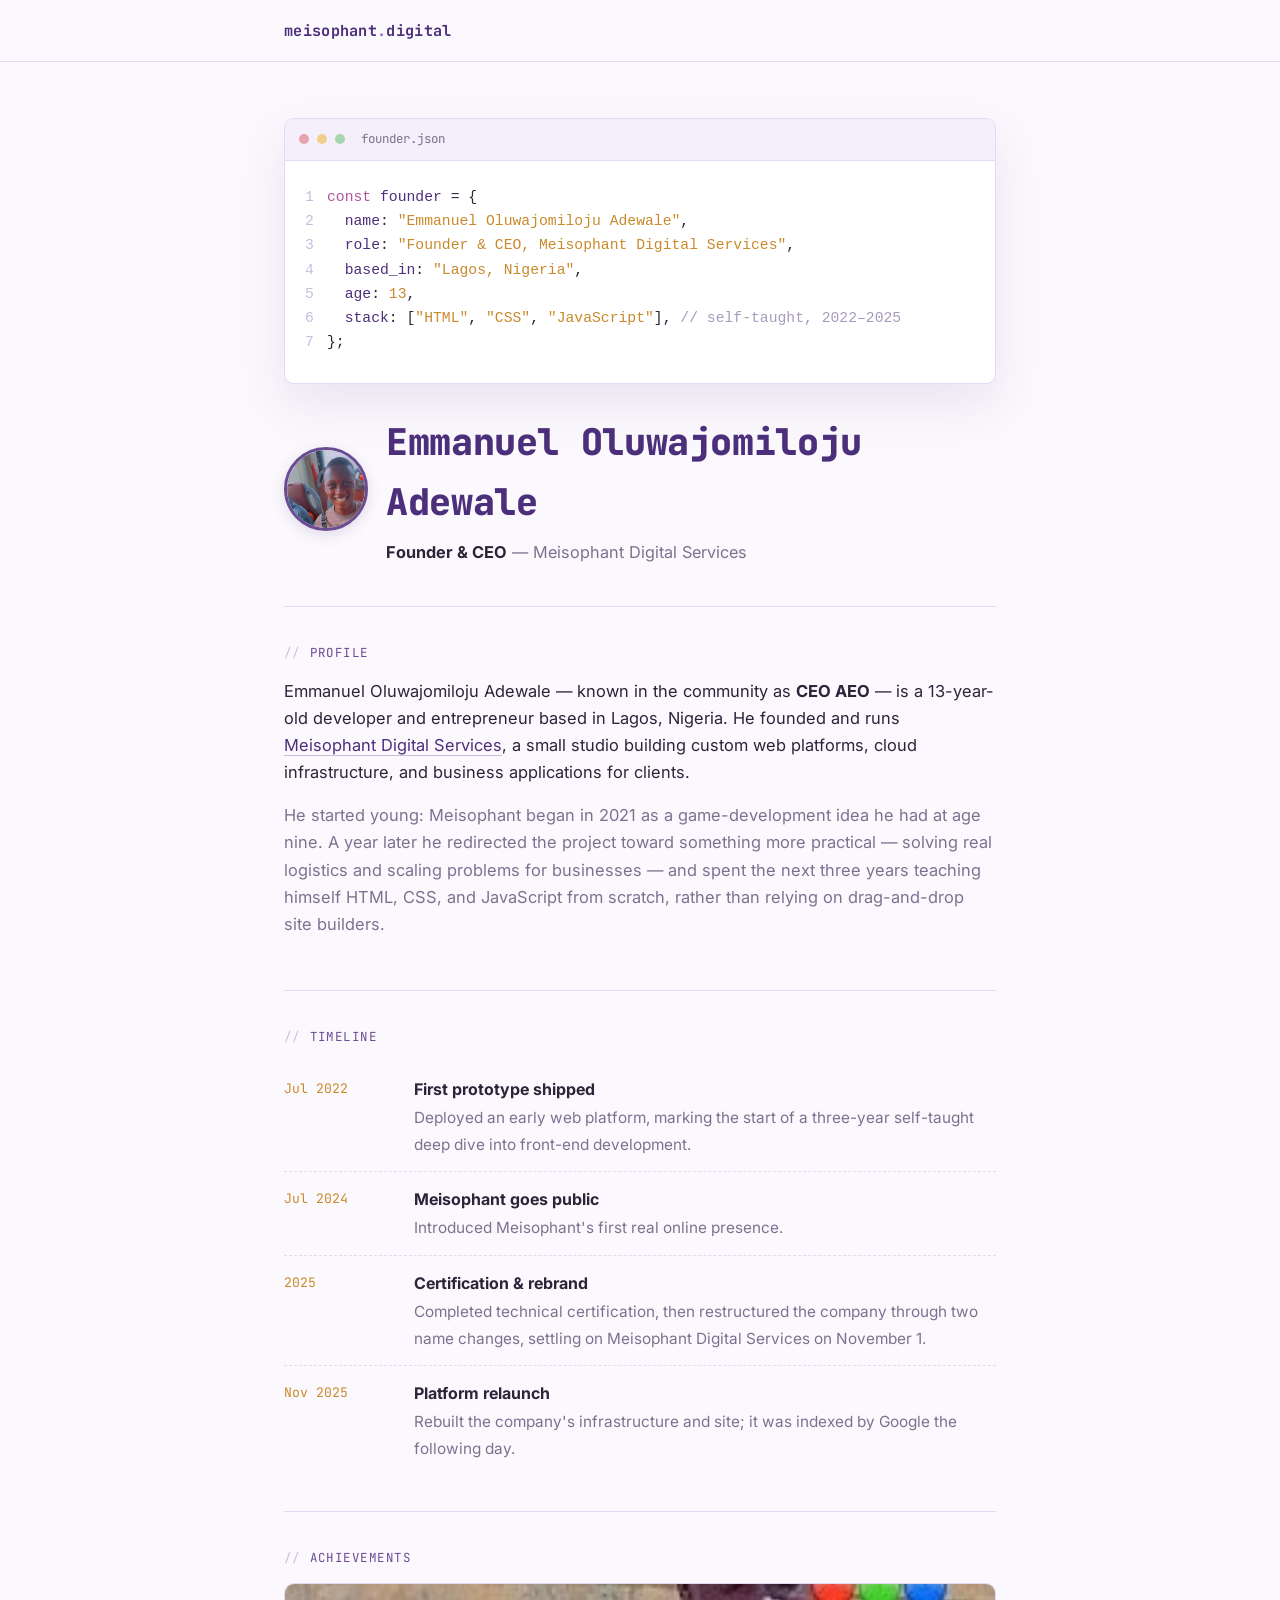
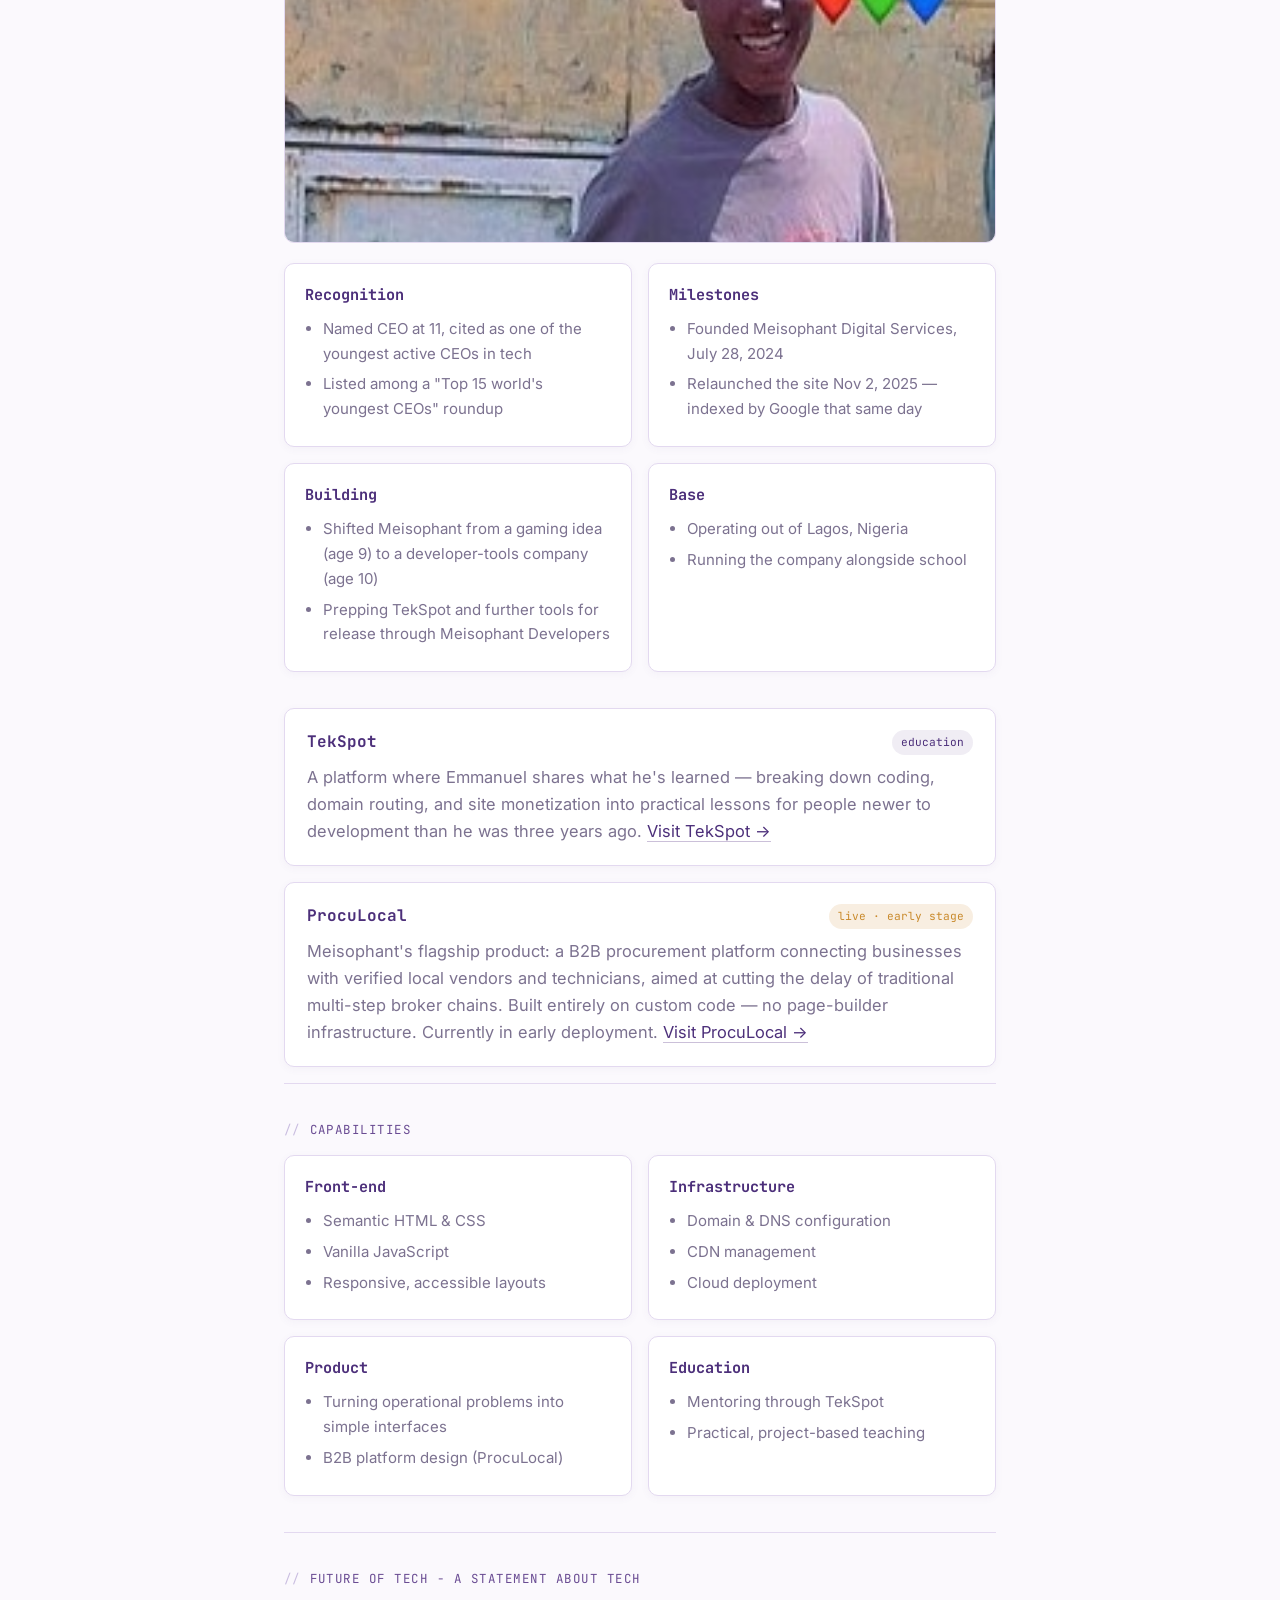
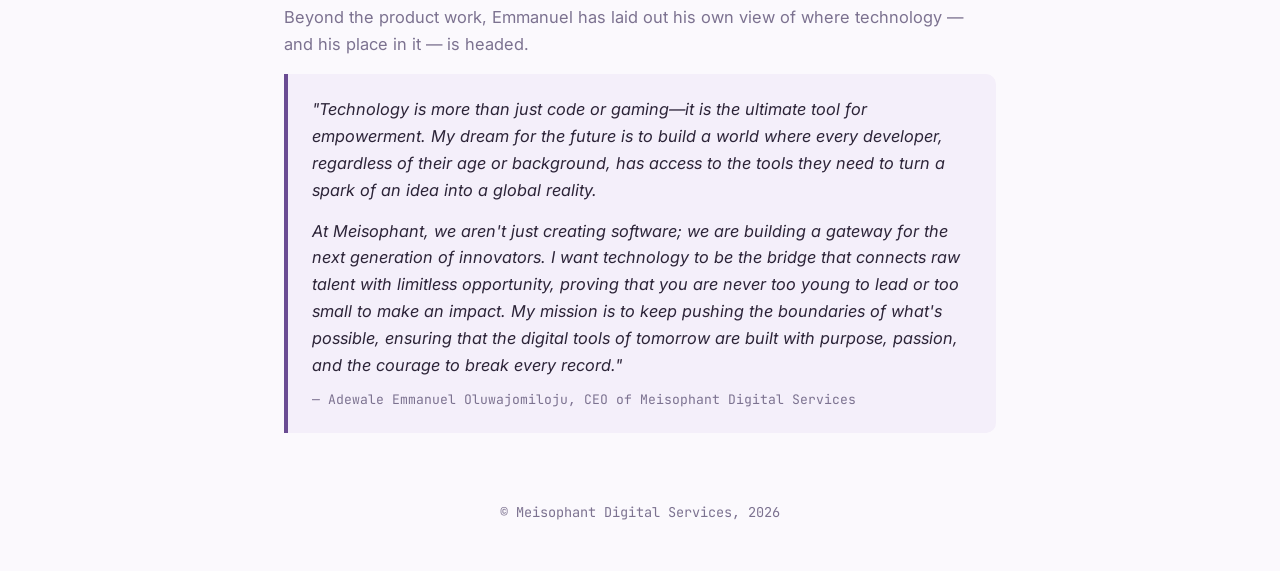
<file: index.html>
<!DOCTYPE html>
<html lang="en">
<head>
<meta charset="UTF-8">
<meta name="viewport" content="width=device-width, initial-scale=1.0">
<title>Emmanuel Oluwajomiloju Adewale — Founder & CEO, Meisophant Digital Services</title>
<meta name="description" content="Emmanuel Oluwajomiloju Adewale is the founder and CEO of Meisophant Digital Services, a Lagos-based studio building custom web platforms including TekSpot and ProcuLocal.">
<link rel="canonical" href="https://ceo-aeo.meisophant.name.ng/">
<link rel="icon" href="https://meisophant.name.ng/favicon.png" type="image/png">

<link rel="preconnect" href="https://fonts.googleapis.com">
<link rel="preconnect" href="https://fonts.gstatic.com" crossorigin>
<link href="https://fonts.googleapis.com/css2?family=JetBrains+Mono:wght@400;500;700;800&family=Inter:wght@400;500;600;700&display=swap" rel="stylesheet">

<link rel="stylesheet" href="./style.css">
</head>

<body>

<nav>
  <div class="wrap">
    <div class="brand">meisophant<span>.</span>digital</div>

  </div>
</nav>

<div class="wrap">

  <header class="hero">
    <div class="editor">
      <div class="editor-titlebar">
        <div class="dot r"></div><div class="dot y"></div><div class="dot g"></div>
        <div class="editor-filename">founder.json</div>
      </div>
      <div class="editor-body">
<pre><span class="ln">1</span><span class="kw">const</span> <span class="key">founder</span> = {
<span class="ln">2</span>  <span class="key">name</span>: <span class="str">"Emmanuel Oluwajomiloju Adewale"</span>,
<span class="ln">3</span>  <span class="key">role</span>: <span class="str">"Founder & CEO, Meisophant Digital Services"</span>,
<span class="ln">4</span>  <span class="key">based_in</span>: <span class="str">"Lagos, Nigeria"</span>,
<span class="ln">5</span>  <span class="key">age</span>: <span class="str">13</span>,
<span class="ln">6</span>  <span class="key">stack</span>: [<span class="str">"HTML"</span>, <span class="str">"CSS"</span>, <span class="str">"JavaScript"</span>], <span class="com">// self-taught, 2022–2025</span>
<span class="ln">7</span>};</pre>
      </div>
    </div>

    <div class="identity">
      <img src="./ceo-aeo-picture-1.png" alt="Emmanuel Oluwajomiloju Adewale" class="portrait">
      <div>
        <h1 class="name">Emmanuel Oluwajomiloju Adewale</h1>
        <p class="role"><strong>Founder & CEO</strong> — Meisophant Digital Services</p>
      </div>
    </div>
  </header>

  <section>
    <div class="eyebrow">profile</div>
    <p>
      Emmanuel Oluwajomiloju Adewale — known in the community as <strong>CEO AEO</strong> — is a 13-year-old
      developer and entrepreneur based in Lagos, Nigeria. He founded and runs
      <a href="https://meisophant.name.ng" target="_blank">Meisophant Digital Services</a>, a small studio
      building custom web platforms, cloud infrastructure, and business applications for clients.
    </p>
    <p class="dim">
      He started young: Meisophant began in 2021 as a game-development idea he had at age nine. A year later
      he redirected the project toward something more practical — solving real logistics and scaling problems
      for businesses — and spent the next three years teaching himself HTML, CSS, and JavaScript from
      scratch, rather than relying on drag-and-drop site builders.
    </p>
  </section>

  <section>
    <div class="eyebrow">timeline</div>
    <ul class="timeline">
      <li>
        <div class="t-date">Jul 2022</div>
        <div class="t-body">
          <strong>First prototype shipped</strong>
          <span>Deployed an early web platform, marking the start of a three-year self-taught deep dive into front-end development.</span>
        </div>
      </li>
      <li>
        <div class="t-date">Jul 2024</div>
        <div class="t-body">
          <strong>Meisophant goes public</strong>
          <span>Introduced Meisophant's first real online presence.</span>
        </div>
      </li>
      <li>
        <div class="t-date">2025</div>
        <div class="t-body">
          <strong>Certification & rebrand</strong>
          <span>Completed technical certification, then restructured the company through two name changes, settling on Meisophant Digital Services on November 1.</span>
        </div>
      </li>
      <li>
        <div class="t-date">Nov 2025</div>
        <div class="t-body">
          <strong>Platform relaunch</strong>
          <span>Rebuilt the company's infrastructure and site; it was indexed by Google the following day.</span>
        </div>
      </li>
    </ul>
  </section>

  <section>
    <div class="eyebrow">achievements</div>
    <img src="./ceo-aeo-picture-2.jpg" alt="Emmanuel Oluwajomiloju Adewale" class="section-banner">
    <div class="grid">
      <div class="card">
        <h3>Recognition</h3>
        <ul>
          <li>Named CEO at 11, cited as one of the youngest active CEOs in tech</li>
          <li>Listed among a "Top 15 world's youngest CEOs" roundup</li>
        </ul>
      </div>
      <div class="card">
        <h3>Milestones</h3>
        <ul>
          <li>Founded Meisophant Digital Services, July 28, 2024</li>
          <li>Relaunched the site Nov 2, 2025 — indexed by Google that same day</li>
        </ul>
      </div>
      <div class="card">
        <h3>Building</h3>
        <ul>
          <li>Shifted Meisophant from a gaming idea (age 9) to a developer-tools company (age 10)</li>
          <li>Prepping TekSpot and further tools for release through Meisophant Developers</li>
        </ul>
      </div>
      <div class="card">
        <h3>Base</h3>
        <ul>
          <li>Operating out of Lagos, Nigeria</li>
          <li>Running the company alongside school</li>
        </ul>
      </div>
    </div>
  </section>


    <div class="project">
      <div class="project-head">
        <h3>TekSpot</h3>
        <span class="badge">education</span>
      </div>
      <p class="dim" style="margin-bottom:0;">
        A platform where Emmanuel shares what he's learned — breaking down coding, domain routing, and
        site monetization into practical lessons for people newer to development than he was three years ago.
        <a href="https://tekspot.meisophant.name.ng/" target="_blank">Visit TekSpot →</a>
      </p>
    </div>
    <div class="project">
      <div class="project-head">
        <h3>ProcuLocal</h3>
        <span class="badge live">live · early stage</span>
      </div>
      <p class="dim" style="margin-bottom:0;">
        Meisophant's flagship product: a B2B procurement platform connecting businesses with verified local
        vendors and technicians, aimed at cutting the delay of traditional multi-step broker chains. Built
        entirely on custom code — no page-builder infrastructure. Currently in early deployment.
        <a href="https://proculocal.name.ng" target="_blank">Visit ProcuLocal →</a>
      </p>
    </div>
  </section>

  <section>
    <div class="eyebrow">capabilities</div>
    <div class="grid">
      <div class="card">
        <h3>Front-end</h3>
        <ul>
          <li>Semantic HTML & CSS</li>
          <li>Vanilla JavaScript</li>
          <li>Responsive, accessible layouts</li>
        </ul>
      </div>
      <div class="card">
        <h3>Infrastructure</h3>
        <ul>
          <li>Domain & DNS configuration</li>
          <li>CDN management</li>
          <li>Cloud deployment</li>
        </ul>
      </div>
      <div class="card">
        <h3>Product</h3>
        <ul>
          <li>Turning operational problems into simple interfaces</li>
          <li>B2B platform design (ProcuLocal)</li>
        </ul>
      </div>
      <div class="card">
        <h3>Education</h3>
        <ul>
          <li>Mentoring through TekSpot</li>
          <li>Practical, project-based teaching</li>
        </ul>
      </div>
    </div>
  </section>

  <section>
    <div class="eyebrow">future of tech - a statement about tech</div>
    <p class="dim">
      Beyond the product work, Emmanuel has laid out his own view of where technology — and his place in
      it — is headed.
    </p>
    <blockquote class="quote-block">
      <p>"Technology is more than just code or gaming—it is the ultimate tool for empowerment. My dream for the future is to build a world where every developer, regardless of their age or background, has access to the tools they need to turn a spark of an idea into a global reality.</p>
      <p>At Meisophant, we aren't just creating software; we are building a gateway for the next generation of innovators. I want technology to be the bridge that connects raw talent with limitless opportunity, proving that you are never too young to lead or too small to make an impact. My mission is to keep pushing the boundaries of what's possible, ensuring that the digital tools of tomorrow are built with purpose, passion, and the courage to break every record."</p>
      <cite>— Adewale Emmanuel Oluwajomiloju, CEO of Meisophant Digital Services</cite>
    </blockquote>
  </section>

</div>

<footer>&copy; Meisophant Digital Services, 2026</footer>

<script src="./script.js"></script>
</body>
</html>
</file>
<file: style.css>
:root{
    --bg:            #fbf9fd;
    --bg-panel:      #ffffff;
    --bg-panel-2:    #f4effa;
    --line:          #e3d9f0;
    --text:          #2c2438;
    --text-dim:      #7c7290;
    --mono:          'JetBrains Mono', monospace;
    --sans:          'Inter', sans-serif;
    --violet:        #6a4c93;
    --violet-deep:   #4c2f7a;
    --lilac:         #9b6bd6;
    --amber:         #c98a2c;
  }

  html{
  scroll-behavior:smooth;
}

*{ box-sizing:border-box; }

  body{
    margin:0;
    background:var(--bg);
    color:var(--text);
    font-family:var(--sans);
    line-height:1.65;
    -webkit-font-smoothing:antialiased;
  }

  a{ color:var(--violet-deep); text-decoration:none; border-bottom:1px solid rgba(106,76,147,0.35); }
  a:hover{ border-bottom-color:var(--violet-deep); }

  .wrap{ max-width:760px; margin:0 auto; padding:0 24px; }

  /* ---------- NAV ---------- */
  nav{
    border-bottom:1px solid var(--line);
    padding:18px 0;
  }
  nav .wrap{ display:flex; align-items:center; justify-content:space-between; }
  .brand{
    font-family:var(--mono);
    font-weight:700;
    font-size:0.95rem;
    letter-spacing:0.02em;
    color:var(--violet-deep);
  }
  .brand span{ color:var(--lilac); }
  .nav-tag{
    font-family:var(--mono);
    font-size:0.78rem;
    color:var(--text-dim);
  }
  .nav-tag a.crumb{
    color:var(--text-dim);
    border-bottom:1px solid transparent;
  }
  .nav-tag a.crumb:hover{
    color:var(--violet-deep);
    border-bottom-color:var(--violet-deep);
  }

  /* ---------- HERO / CODE WINDOW ---------- */
  header.hero{ padding:56px 0 40px; }

  .editor{
    background:var(--bg-panel);
    border:1px solid var(--line);
    border-radius:10px;
    overflow:hidden;
    box-shadow:0 20px 50px rgba(106,76,147,0.12);
  }
  .editor-titlebar{
    display:flex;
    align-items:center;
    gap:8px;
    padding:10px 14px;
    background:var(--bg-panel-2);
    border-bottom:1px solid var(--line);
  }
  .dot{ width:10px; height:10px; border-radius:50%; }
  .dot.r{ background:#e8a3b0; }
  .dot.y{ background:#f0cf8a; }
  .dot.g{ background:#a8d5b0; }
  .editor-filename{
    margin-left:8px;
    font-family:var(--mono);
    font-size:0.78rem;
    color:var(--text-dim);
  }
  .editor-body{
    padding:24px 20px 28px;
    font-family:var(--mono);
    font-size:0.92rem;
    overflow-x:auto;
    background:var(--bg-panel);
  }
  .editor-body .ln{ color:#c9bde0; user-select:none; display:inline-block; width:22px; }
  .editor-body .kw{ color:#b0559c; }
  .editor-body .key{ color:var(--violet-deep); }
  .editor-body .str{ color:var(--amber); }
  .editor-body .com{ color:#a79bbd; }
  .editor-body pre{ margin:0; white-space:pre-wrap; }

  .identity{
    display:flex;
    align-items:center;
    gap:18px;
    margin-top:28px;
  }
  .portrait{
    width:84px;
    height:84px;
    border-radius:50%;
    object-fit:cover;
    border:3px solid var(--violet);
    box-shadow:0 4px 14px rgba(106,76,147,0.18);
    flex-shrink:0;
  }

  h1.name{
    font-family:var(--mono);
    font-size:clamp(1.7rem, 4vw, 2.3rem);
    font-weight:800;
    margin:0 0 6px;
    letter-spacing:-0.01em;
    color:var(--violet-deep);
  }
  .role{
    color:var(--text-dim);
    font-size:1.02rem;
    margin-bottom:0;
  }
  .role strong{ color:var(--text); }

  .section-banner{
    display:block;
    width:100%;
    max-height:260px;
    object-fit:cover;
    border-radius:10px;
    border:1px solid var(--line);
    margin-bottom:20px;
  }

  /* ---------- SECTIONS ---------- */
  section{ padding:36px 0; border-top:1px solid var(--line); }

  .eyebrow{
    font-family:var(--mono);
    font-size:0.78rem;
    color:var(--violet);
    text-transform:uppercase;
    letter-spacing:0.12em;
    margin-bottom:14px;
  }
  .eyebrow::before{ content:"// "; color:#c9bde0; }

  p{ font-size:1.03rem; color:var(--text); margin:0 0 16px; }
  p.dim{ color:var(--text-dim); }

  /* ---------- TIMELINE ---------- */
  .timeline{ list-style:none; margin:0; padding:0; }
  .timeline li{
    display:grid;
    grid-template-columns:112px 1fr;
    gap:18px;
    padding:14px 0;
    border-bottom:1px dashed var(--line);
  }
  .timeline li:last-child{ border-bottom:none; }
  .t-date{
    font-family:var(--mono);
    font-size:0.82rem;
    color:var(--amber);
    padding-top:2px;
  }
  .t-body strong{ display:block; margin-bottom:2px; color:var(--text); }
  .t-body span{ color:var(--text-dim); font-size:0.96rem; }

  /* ---------- CARDS ---------- */
  .grid{
    display:grid;
    grid-template-columns:1fr 1fr;
    gap:16px;
  }
  @media (max-width:600px){ .grid{ grid-template-columns:1fr; } }
  @media (max-width:420px){ .identity{ text-align:center; flex-direction:column; gap:12px; } }

  .card{
    background:var(--bg-panel);
    border:1px solid var(--line);
    border-radius:10px;
    padding:18px 20px;
    box-shadow:0 2px 8px rgba(106,76,147,0.05);
  }
  .card h3{
    font-family:var(--mono);
    font-size:0.95rem;
    margin:0 0 10px;
    color:var(--violet-deep);
  }
  .card ul{ margin:0; padding-left:18px; color:var(--text-dim); font-size:0.94rem; }
  .card li{ margin-bottom:6px; }

  /* ---------- PROJECTS ---------- */
  .project{
    background:var(--bg-panel);
    border:1px solid var(--line);
    border-radius:10px;
    padding:20px 22px;
    margin-bottom:16px;
    box-shadow:0 2px 8px rgba(106,76,147,0.05);
  }
  .project-head{
    display:flex;
    align-items:center;
    justify-content:space-between;
    gap:12px;
    margin-bottom:8px;
  }
  .project-head h3{ font-family:var(--mono); font-size:1rem; margin:0; color:var(--violet-deep); }
  .badge{
    font-family:var(--mono);
    font-size:0.7rem;
    padding:3px 9px;
    border-radius:20px;
    background:rgba(106,76,147,0.1);
    color:var(--violet-deep);
    white-space:nowrap;
  }
  .badge.live{ background:rgba(201,138,44,0.14); color:var(--amber); }

  /* ---------- QUOTE BLOCK ---------- */
  .quote-block{
    margin:0;
    background:var(--bg-panel-2);
    border-left:4px solid var(--violet);
    border-radius:0 10px 10px 0;
    padding:22px 24px;
  }
  .quote-block p{
    font-size:1.02rem;
    font-style:italic;
    color:var(--text);
    margin:0 0 14px;
  }
  .quote-block p:last-of-type{ margin-bottom:10px; }
  .quote-block cite{
    display:block;
    font-family:var(--mono);
    font-style:normal;
    font-size:0.82rem;
    color:var(--text-dim);
  }

  /* ---------- FOOTER ---------- */
  footer{
    padding:32px 0 48px;
    text-align:center;
    color:var(--text-dim);
    font-size:0.85rem;
    font-family:var(--mono);
  }
</file>
